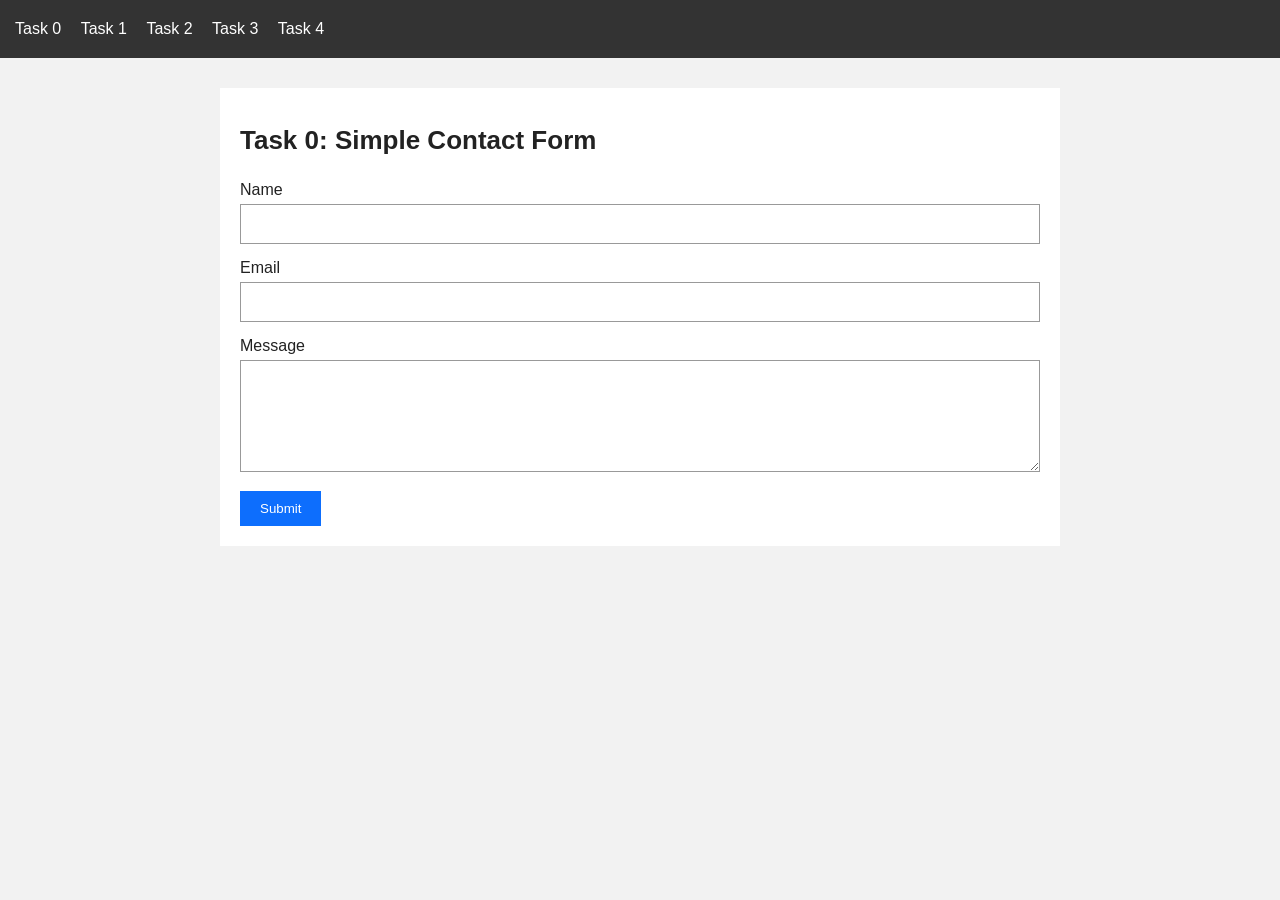
<file: index.html>
<!DOCTYPE html>
<html lang="en">
	<head>
		<meta charset="UTF-8">
		<meta name="viewport" content="width=device-width, initial-scale=1.0">
		<title>Task 0 - Contact Form</title>
		<link rel="stylesheet" href="style.css">
	</head>
	<body>
		<nav>
			<a href="index.html">Task 0</a>
			<a href="task1.html">Task 1</a>
			<a href="task2.html">Task 2</a>
			<a href="task3.html">Task 3</a>
			<a href="task4.html">Task 4</a>
		</nav>

		<main>
			<h1>Task 0: Simple Contact Form</h1>

			<form class="basic-form" method="get">
				<label for="name">Name</label>
				<input type="text" id="name" name="name">

				<label for="email">Email</label>
				<input type="email" id="email" name="email">

				<label for="message">Message</label>
				<textarea id="message" name="message" rows="5"></textarea>

				<button type="submit">Submit</button>
			</form>
		</main>
	</body>
</html>
</file>
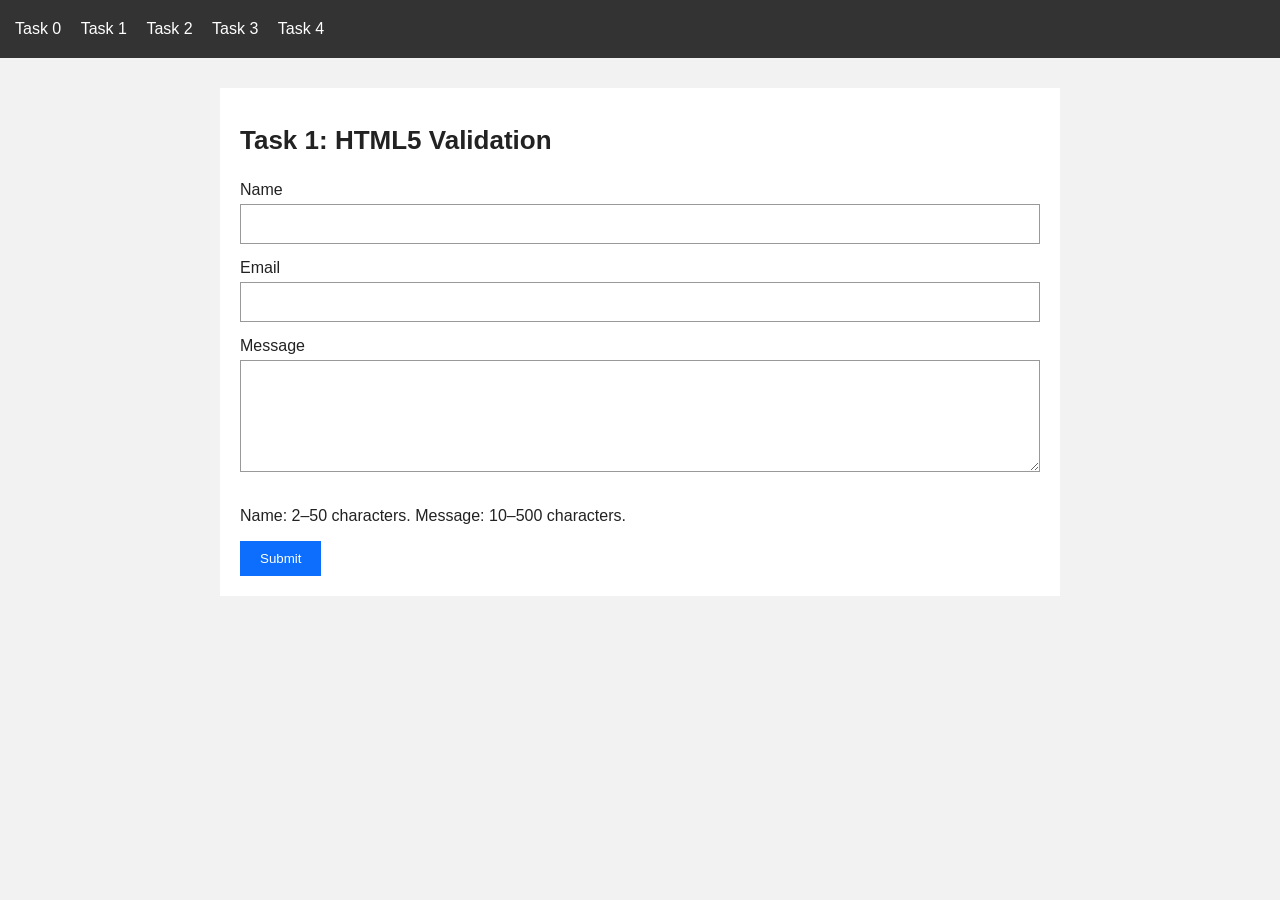
<file: task1.html>
<!DOCTYPE html>
<html lang="en">
<head>
	<meta charset="UTF-8">
	<meta name="viewport" content="width=device-width, initial-scale=1.0">
	<title>Task 1 - HTML5 Validation</title>
	<link rel="stylesheet" href="style.css">
</head>
<body>
	<nav>
		<a href="index.html">Task 0</a>
		<a href="task1.html">Task 1</a>
		<a href="task2.html">Task 2</a>
		<a href="task3.html">Task 3</a>
		<a href="task4.html">Task 4</a>
	</nav>
	<main>
		<h1>Task 1: HTML5 Validation</h1>
		<form class="basic-form" method="get">
			<label for="name">Name</label>
			<input type="text" id="name" name="name"
				required minlength="2" maxlength="50">
			<label for="email">Email</label>
			<input type="email" id="email" name="email"
				required maxlength="100">
			<label for="message">Message</label>
			<textarea id="message" name="message" rows="5"
				required minlength="10" maxlength="500"></textarea>
			<p>Name: 2–50 characters. Message: 10–500 characters.</p>
			<button type="submit">Submit</button>
		</form>
	</main>
</body>
</html>
</file>
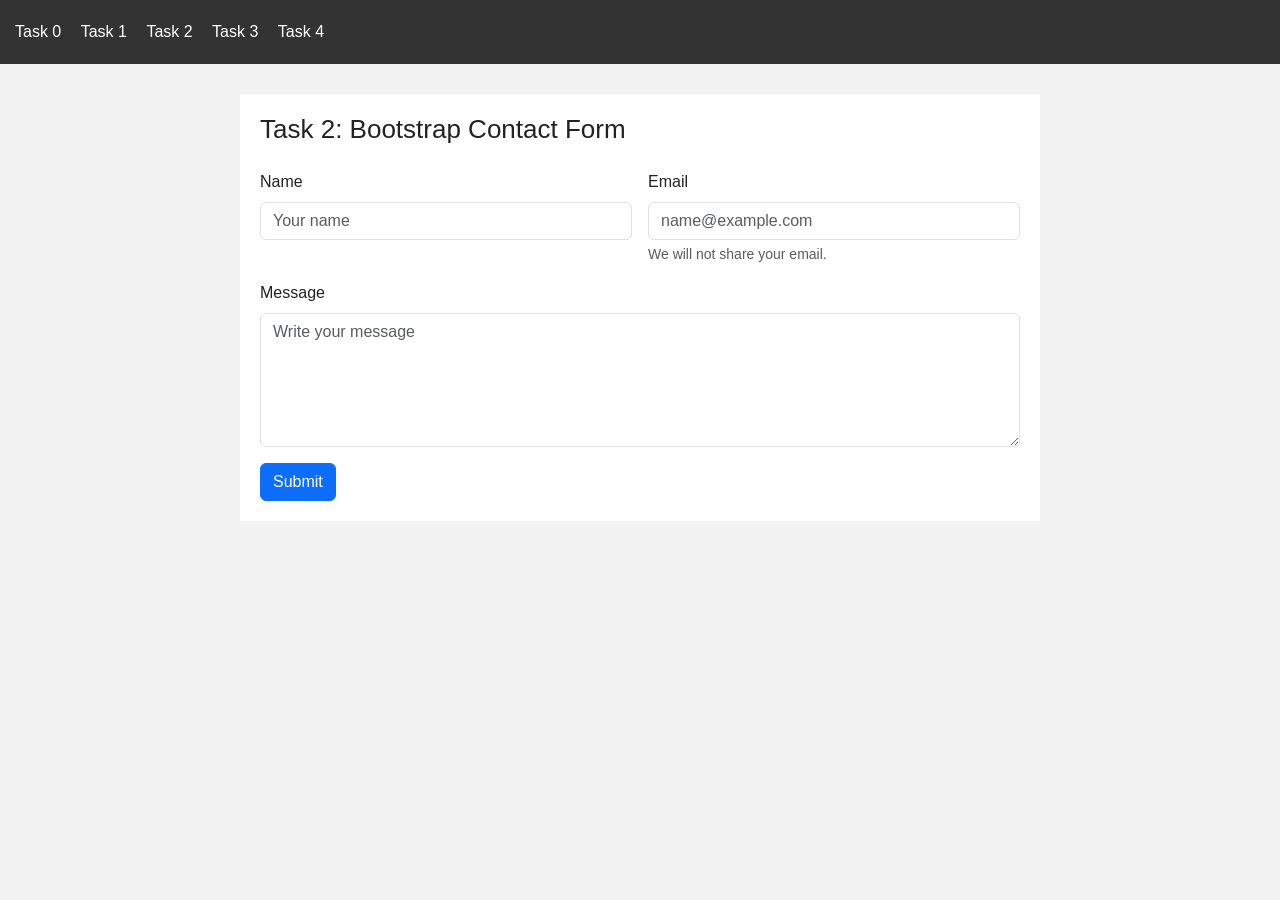
<file: task2.html>
<!DOCTYPE html>
<html lang="en">
<head>
	<meta charset="UTF-8">
	<meta name="viewport" content="width=device-width, initial-scale=1.0">
	<title>Task 2 - Bootstrap Forms</title>
	<link href="https://cdn.jsdelivr.net/npm/bootstrap@5.3.3/dist/css/bootstrap.min.css"
		rel="stylesheet">
	<link rel="stylesheet" href="style.css">
</head>
<body>
	<nav>
		<a href="index.html">Task 0</a>
		<a href="task1.html">Task 1</a>
		<a href="task2.html">Task 2</a>
		<a href="task3.html">Task 3</a>
		<a href="task4.html">Task 4</a>
	</nav>
	<main>
		<h1>Task 2: Bootstrap Contact Form</h1>
		<form class="row g-3" method="get">
			<div class="col-md-6">
				<label for="name" class="form-label">Name</label>
				<input type="text" id="name" name="name" class="form-control"
					placeholder="Your name" required maxlength="50">
			</div>
			<div class="col-md-6">
				<label for="email" class="form-label">Email</label>
				<input type="email" id="email" name="email" class="form-control"
					placeholder="name@example.com" required
					aria-describedby="email-help">
				<div id="email-help" class="form-text">
					We will not share your email.
				</div>
			</div>
			<div class="col-12">
				<label for="message" class="form-label">Message</label>
				<textarea id="message" name="message" class="form-control"
					rows="5" placeholder="Write your message"
					required maxlength="500"></textarea>
			</div>
			<div class="col-12">
				<button type="submit" class="btn btn-primary">Submit</button>
			</div>
		</form>
	</main>
</body>
</html>
</file>
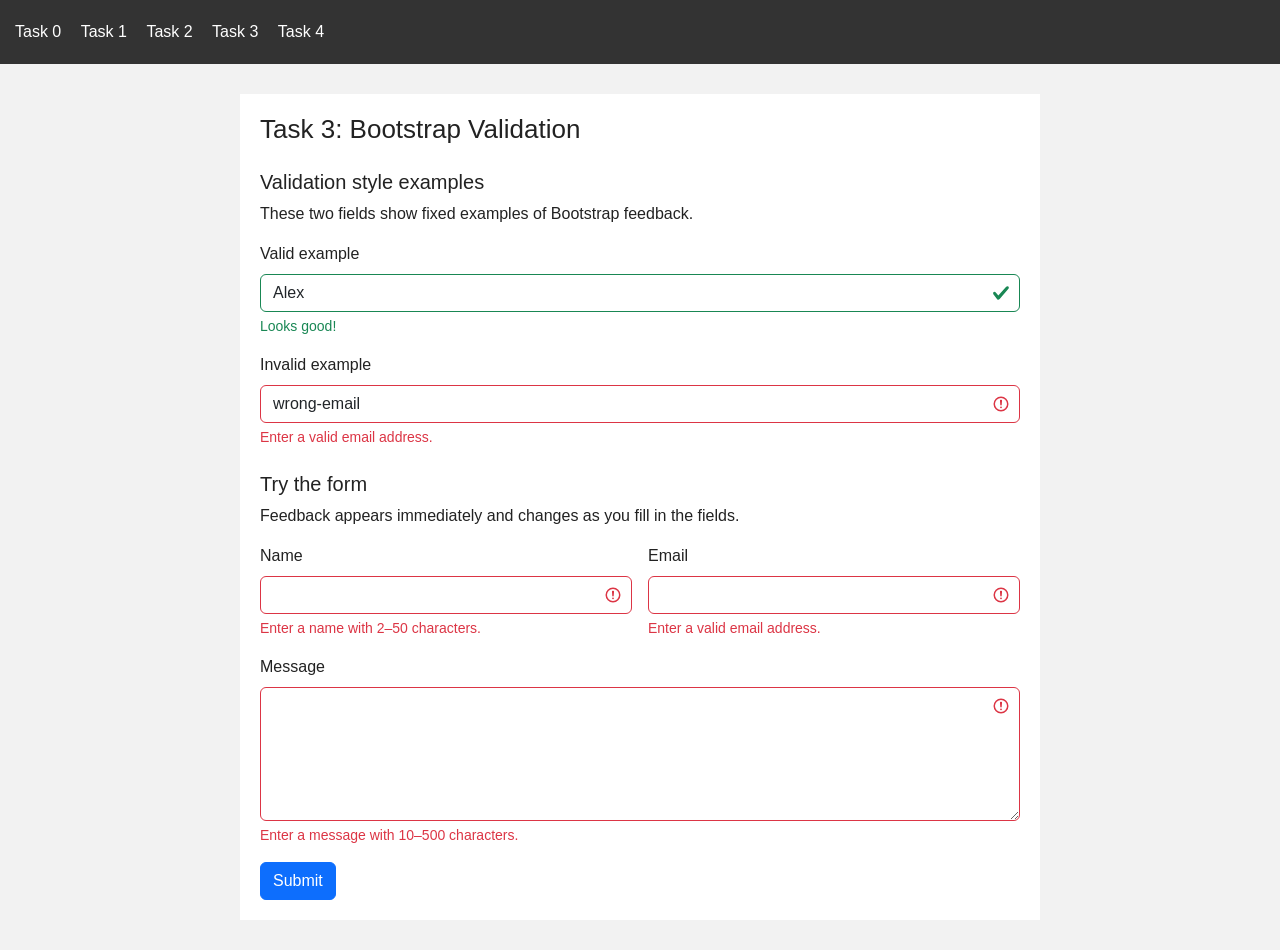
<file: task3.html>
<!DOCTYPE html>
<html lang="en">
<head>
	<meta charset="UTF-8">
	<meta name="viewport" content="width=device-width, initial-scale=1.0">
	<title>Task 3 - Bootstrap Validation</title>
	<link href="https://cdn.jsdelivr.net/npm/bootstrap@5.3.3/dist/css/bootstrap.min.css"
		rel="stylesheet">
	<link rel="stylesheet" href="style.css">
</head>
<body>
	<nav>
		<a href="index.html">Task 0</a>
		<a href="task1.html">Task 1</a>
		<a href="task2.html">Task 2</a>
		<a href="task3.html">Task 3</a>
		<a href="task4.html">Task 4</a>
	</nav>
	<main>
		<h1>Task 3: Bootstrap Validation</h1>
		<!-- Static examples of the required Bootstrap classes. -->
		<h2 class="h5">Validation style examples</h2>
		<p>These two fields show fixed examples of Bootstrap feedback.</p>
		<div class="mb-3">
			<label for="valid-example" class="form-label">Valid example</label>
			<input type="text" id="valid-example"
				class="form-control is-valid" value="Alex" readonly
				aria-describedby="valid-feedback">
			<div id="valid-feedback" class="valid-feedback">Looks good!</div>
		</div>
		<div class="mb-4">
			<label for="invalid-example" class="form-label">Invalid example</label>
			<input type="text" id="invalid-example"
				class="form-control is-invalid" value="wrong-email" readonly
				aria-invalid="true" aria-describedby="invalid-feedback">
			<div id="invalid-feedback" class="invalid-feedback">
				Enter a valid email address.
			</div>
		</div>
		<h2 class="h5">Try the form</h2>
		<p>Feedback appears immediately and changes as you fill in the fields.</p>
		<!-- Bootstrap CSS uses HTML5 validity to display feedback. -->
		<form class="row g-3 was-validated" method="get">
			<div class="col-md-6">
				<label for="name" class="form-label">Name</label>
				<input type="text" id="name" name="name" class="form-control"
					required minlength="2" maxlength="50"
					aria-describedby="name-error name-good">
				<div id="name-error" class="invalid-feedback">
					Enter a name with 2–50 characters.
				</div>
				<div id="name-good" class="valid-feedback">Looks good!</div>
			</div>
			<div class="col-md-6">
				<label for="email" class="form-label">Email</label>
				<input type="email" id="email" name="email" class="form-control"
					required aria-describedby="email-error email-good">
				<div id="email-error" class="invalid-feedback">
					Enter a valid email address.
				</div>
				<div id="email-good" class="valid-feedback">Looks good!</div>
			</div>
			<div class="col-12">
				<label for="message" class="form-label">Message</label>
				<textarea id="message" name="message" class="form-control"
					rows="5" required minlength="10" maxlength="500"
					aria-describedby="message-error message-good"></textarea>
				<div id="message-error" class="invalid-feedback">
					Enter a message with 10–500 characters.
				</div>
				<div id="message-good" class="valid-feedback">Looks good!</div>
			</div>
			<div class="col-12">
				<button type="submit" class="btn btn-primary">Submit</button>
			</div>
		</form>
	</main>
</body>
</html>
</file>
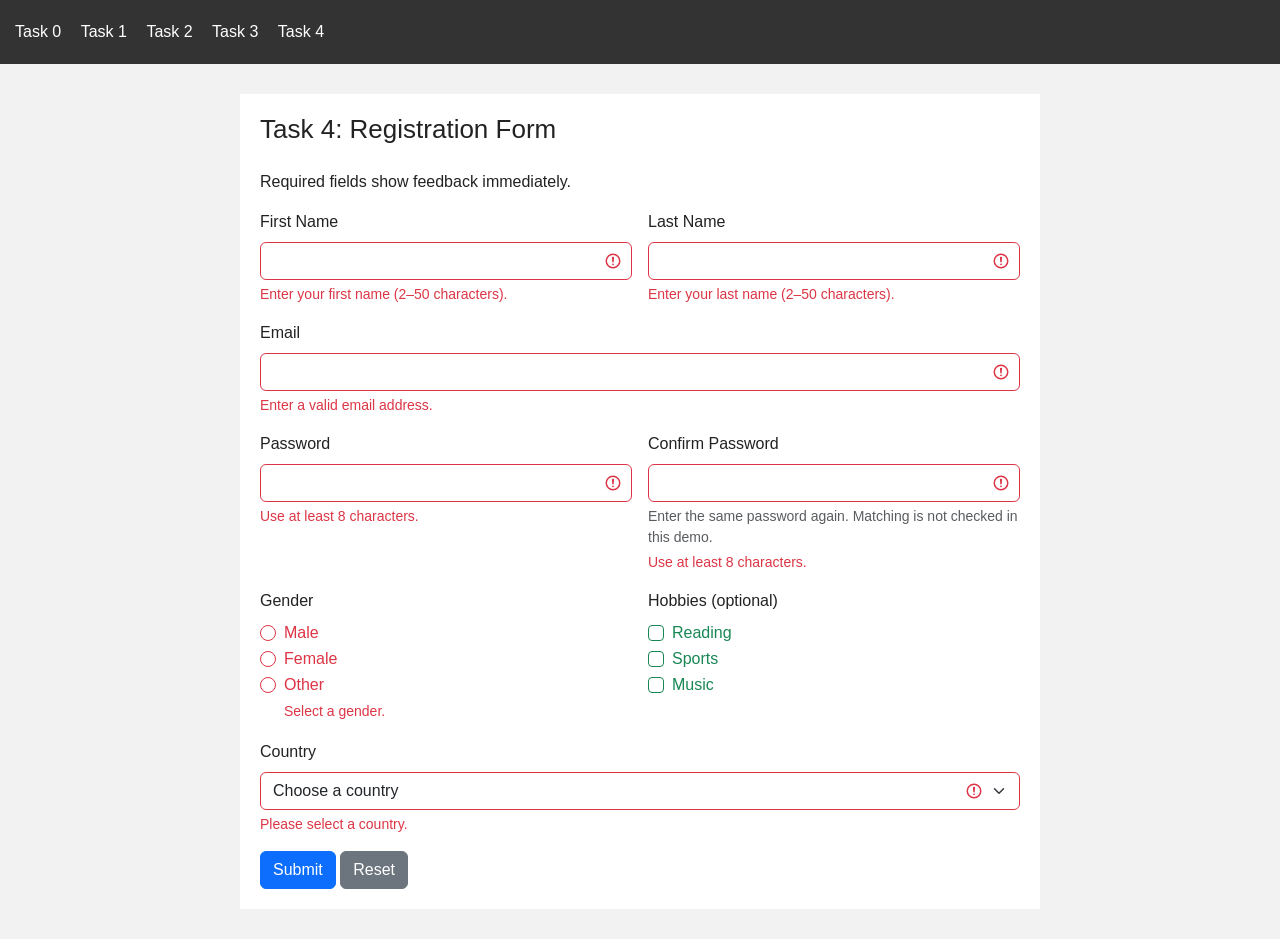
<file: task4.html>
<!DOCTYPE html>
<html lang="en">
<head>
	<meta charset="UTF-8">
	<meta name="viewport" content="width=device-width, initial-scale=1.0">
	<title>Task 4 - Registration Form</title>
	<link href="https://cdn.jsdelivr.net/npm/bootstrap@5.3.3/dist/css/bootstrap.min.css"
		rel="stylesheet">
	<link rel="stylesheet" href="style.css">
</head>
<body>
	<nav>
		<a href="index.html">Task 0</a>
		<a href="task1.html">Task 1</a>
		<a href="task2.html">Task 2</a>
		<a href="task3.html">Task 3</a>
		<a href="task4.html">Task 4</a>
	</nav>
	<main>
		<h1>Task 4: Registration Form</h1>
		<p>Required fields show feedback immediately.</p>
		<!--
			This is a demonstration form.
			Password fields have no name, so their values are not added to the URL.
		-->
		<form class="row g-3 was-validated" method="get">
			<div class="col-md-6">
				<label for="first-name" class="form-label">First Name</label>
				<input type="text" id="first-name" name="firstName"
					class="form-control" required minlength="2" maxlength="50"
					autocomplete="given-name"
					aria-describedby="first-error first-good">
				<div id="first-error" class="invalid-feedback">
					Enter your first name (2–50 characters).
				</div>
				<div id="first-good" class="valid-feedback">Looks good!</div>
			</div>
			<div class="col-md-6">
				<label for="last-name" class="form-label">Last Name</label>
				<input type="text" id="last-name" name="lastName"
					class="form-control" required minlength="2" maxlength="50"
					autocomplete="family-name"
					aria-describedby="last-error last-good">
				<div id="last-error" class="invalid-feedback">
					Enter your last name (2–50 characters).
				</div>
				<div id="last-good" class="valid-feedback">Looks good!</div>
			</div>
			<div class="col-12">
				<label for="email" class="form-label">Email</label>
				<input type="email" id="email" name="email"
					class="form-control" required autocomplete="email"
					aria-describedby="email-error email-good">
				<div id="email-error" class="invalid-feedback">
					Enter a valid email address.
				</div>
				<div id="email-good" class="valid-feedback">Looks good!</div>
			</div>
			<div class="col-md-6">
				<label for="password" class="form-label">Password</label>
				<input type="password" id="password"
					class="form-control" required minlength="8"
					autocomplete="new-password"
					aria-describedby="password-error password-good">
				<div id="password-error" class="invalid-feedback">
					Use at least 8 characters.
				</div>
				<div id="password-good" class="valid-feedback">
					Minimum length reached.
				</div>
			</div>
			<div class="col-md-6">
				<label for="confirm-password" class="form-label">
					Confirm Password
				</label>
				<input type="password" id="confirm-password"
					class="form-control" required minlength="8"
					autocomplete="new-password"
					aria-describedby="confirm-help confirm-error confirm-good">
				<div id="confirm-help" class="form-text">
					Enter the same password again. Matching is not checked in this demo.
				</div>
				<div id="confirm-error" class="invalid-feedback">
					Use at least 8 characters.
				</div>
				<div id="confirm-good" class="valid-feedback">
					Minimum length reached.
				</div>
			</div>
			<fieldset class="col-md-6">
				<legend class="fs-6">Gender</legend>
				<div class="form-check">
					<input type="radio" id="male" name="gender" value="male"
						class="form-check-input" required>
					<label for="male" class="form-check-label">Male</label>
				</div>
				<div class="form-check">
					<input type="radio" id="female" name="gender" value="female"
						class="form-check-input" required>
					<label for="female" class="form-check-label">Female</label>
				</div>
				<div class="form-check">
					<input type="radio" id="other" name="gender" value="other"
						class="form-check-input" required
						aria-describedby="gender-error gender-good">
					<label for="other" class="form-check-label">Other</label>
					<div id="gender-error" class="invalid-feedback">
						Select a gender.
					</div>
					<div id="gender-good" class="valid-feedback">Looks good!</div>
				</div>
			</fieldset>
			<fieldset class="col-md-6">
				<legend class="fs-6">Hobbies (optional)</legend>
				<div class="form-check">
					<input type="checkbox" id="reading" name="hobbies" value="reading"
						class="form-check-input">
					<label for="reading" class="form-check-label">Reading</label>
				</div>
				<div class="form-check">
					<input type="checkbox" id="sports" name="hobbies" value="sports"
						class="form-check-input">
					<label for="sports" class="form-check-label">Sports</label>
				</div>
				<div class="form-check">
					<input type="checkbox" id="music" name="hobbies" value="music"
						class="form-check-input">
					<label for="music" class="form-check-label">Music</label>
				</div>
			</fieldset>
			<div class="col-12">
				<label for="country" class="form-label">Country</label>
				<select id="country" name="country" class="form-select" required
					aria-describedby="country-error country-good">
					<option value="">Choose a country</option>
					<option value="KZ">Kazakhstan</option>
					<option value="UZ">Uzbekistan</option>
					<option value="KG">Kyrgyzstan</option>
					<option value="other">Other</option>
				</select>
				<div id="country-error" class="invalid-feedback">
					Please select a country.
				</div>
				<div id="country-good" class="valid-feedback">Looks good!</div>
			</div>
			<div class="col-12">
				<button type="submit" class="btn btn-primary">Submit</button>
				<button type="reset" class="btn btn-secondary">Reset</button>
			</div>
		</form>
	</main>
</body>
</html>
</file>
<file: style.css>
body {
  margin: 0;
  font-family: Arial, sans-serif;
  background-color: #f2f2f2;
  color: #222;
}

nav {
  background-color: #333;
  padding: 15px;
}

nav a {
  display: inline-block;
  color: white;
  margin-right: 15px;
  padding: 5px 0;
  text-decoration: none;
}

nav a:hover {
  text-decoration: underline;
}

main {
  max-width: 800px;
  margin: 30px auto;
  padding: 20px;
  background-color: white;
}

h1 {
  font-size: 26px;
  margin-bottom: 25px;
}

.basic-form label {
  display: block;
  margin-bottom: 5px;
}

.basic-form input,
.basic-form textarea {
  box-sizing: border-box;
  width: 100%;
  padding: 10px;
  margin-bottom: 15px;
  border: 1px solid #999;
  font: inherit;
}

.basic-form button {
  padding: 10px 20px;
  background-color: #0d6efd;
  color: white;
  border: none;
  cursor: pointer;
}

.result {
  color: green;
  margin-top: 15px;
}
</file>
